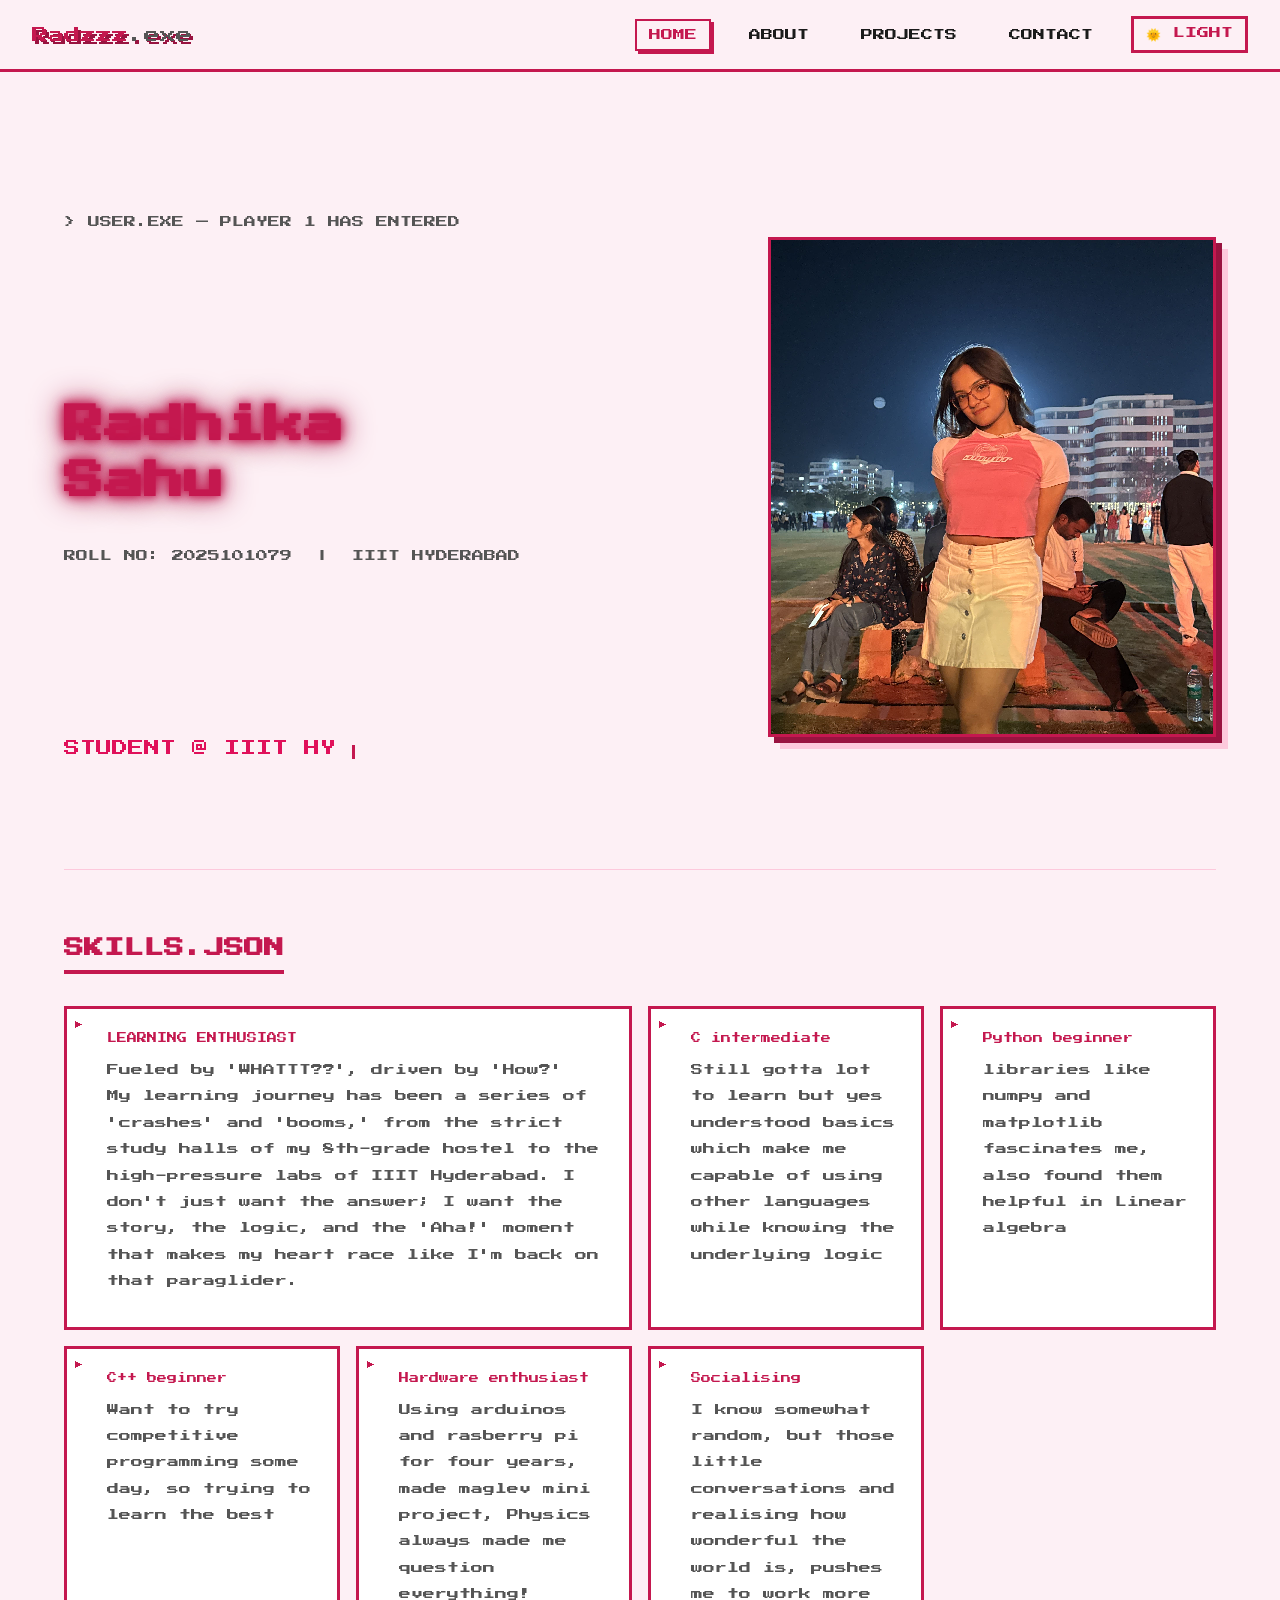
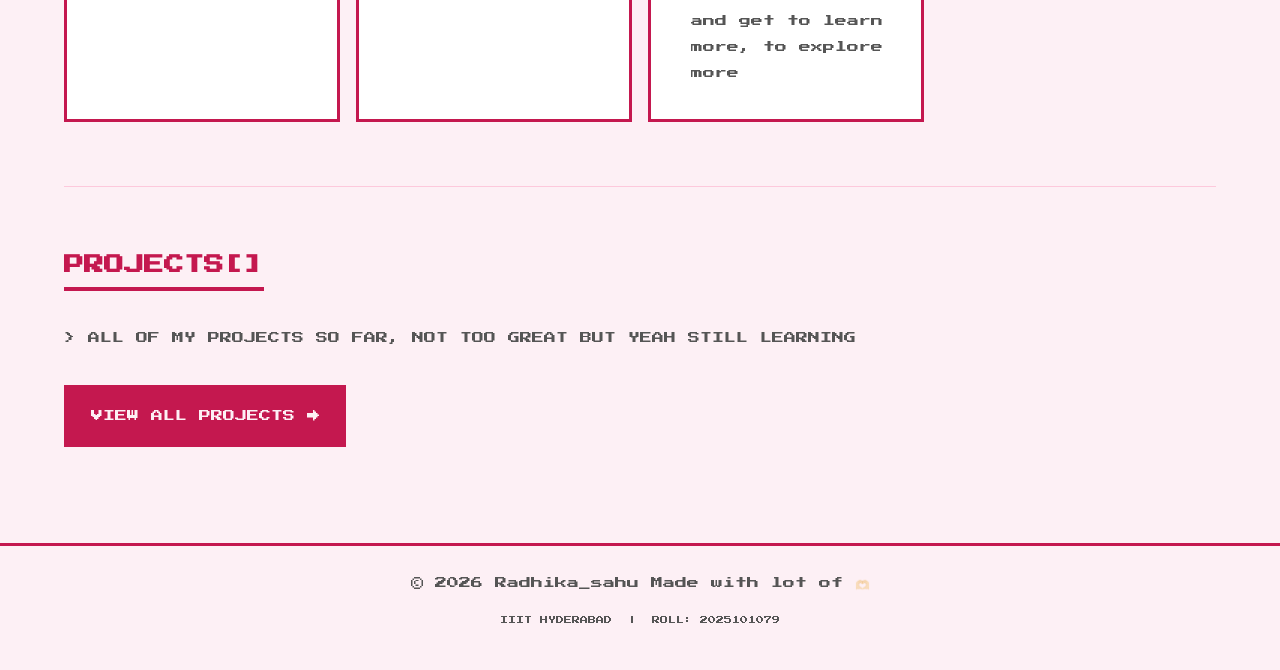
<file: portfolio/index.html>
<!DOCTYPE html>
<html lang="en" data-theme="dark" prefix="og: https://ogp.me/ns#">
<head>
  <meta charset="UTF-8">
  <meta name="viewport" content="width=device-width, initial-scale=1.0">
  <title>Radhika sahu—Portfolio</title>
  <meta name="description" content="Personal website of Radhika sahu, student at IIIT Hyderabad.">
  <meta property="og:title"      content="Radhika sahu— Portfolio">
  <meta property="og:description" content="Making a personal website for Radhika sahu">
  <meta property="og:type"        content="website">

  <!-- Preload the LCP image to start download immediately -->
  <link rel="preload" as="image" href="images/pfp.jpg" fetchpriority="high">

  <!-- Fonts -->
  <link rel="preconnect" href="https://fonts.googleapis.com">
  <link rel="preconnect" href="https://fonts.gstatic.com" crossorigin>
  <link href="https://fonts.googleapis.com/css2?family=Press+Start+2P&display=swap" rel="stylesheet">

  <link rel="stylesheet" href="css/style.css">
  <link rel="stylesheet" href="css/animations.css">
</head>
<body>

  <!-- Skip link for keyboard users -->
  <a class="skip-link" href="#main">Skip to main content</a>

  <!-- Main navigation -->
  <nav class="nav" aria-label="Main navigation">

    <a href="index.html" class="nav__logo">
     Radzzz<span class="text-muted">.exe</span>
    </a>

    <ul class="nav__links">
      <li><a href="index.html"    class="nav__link active" aria-current="page">HOME</a></li>
      <li><a href="about.html"    class="nav__link">ABOUT</a></li>
      <li><a href="projects.html" class="nav__link">PROJECTS</a></li>
      <li><a href="contact.html"  class="nav__link">CONTACT</a></li>
      <li>
        <button
          class="theme-toggle"
          id="theme-toggle"
          aria-label="Switch to light theme"
          aria-pressed="false"
        >
          🌙 DARK
        </button>
      </li>
    </ul>

  </nav>

  <main id="main" class="page-wrapper">
    <section class="hero" aria-label="Introduction">

      <div class="hero__greeting">
        <p style="font-size: var(--text-xs); color: var(--color-text-muted);">
          &gt; USER.EXE — PLAYER 1 HAS ENTERED
        </p>
      </div>

      <div class="hero__name">
        <h1>
          <span class="hero-name-text glow">
            Radhika<br>Sahu
          </span>
        </h1>

        <p class="text-muted mt-8" style="font-size: var(--text-xs); line-height: 2.5;">
          ROLL NO: 2025101079 &nbsp;|&nbsp; IIIT HYDERABAD
        </p>
      </div>
      <div class="hero__typed" aria-live="polite" aria-atomic="true">
        <span class="typed-wrapper">
          <span class="typed-text" id="typed-target"></span>
          <span class="typed-cursor" aria-hidden="true"></span>
        </span>
        <div
          id="typed-strings"
          aria-hidden="true"
          style="display: none;"
          data-strings='[
            "STUDENT @ IIIT HYDERABAD","CPU: 99.83% logic, 0.17% WHATTT??","GHUNGROOS GROUNDING THE SYSTEM LOAD","ADRENALINE FUELED, LOGIC DRIVEN"]'
        ></div>
      </div>

      <!-- Hero image -->
      <div class="hero__pixel-art">
          <img
          src="images/pfp.jpg"
          alt="Photo of Radhika"
          class="pixel-avatar scanlines"
          width="500"
          height="500"
          fetchpriority="high"
          decoding="sync"
        >
        </div>
    </section>

    <section class="section reveal" aria-labelledby="skills-heading">
      <h2 class="section__title" id="skills-heading">SKILLS.JSON</h2>

      <ul class="skills-grid" aria-label="Skills list">

        <li class="skill-card skill-card--featured">
          <p class="skill-card__name" role="heading" aria-level="3">
            LEARNING ENTHUSIAST
          </p>
          <p class="skill-card__level">
            Fueled by 'WHATTT??', driven by 'How?' <br> My learning journey has been a series of 'crashes' and 'booms,'
             from the strict study halls of my 8th-grade hostel to the high-pressure labs of IIIT Hyderabad. I don't 
             just want the answer; I want the story, the logic, and the 'Aha!' moment that makes my heart race like 
             I'm back on that paraglider.
          </p>
        </li>

        <li class="skill-card">
          <p class="skill-card__name" role="heading" aria-level="3">C intermediate</p>
          <p class="skill-card__level">Still gotta lot to learn but yes understood basics which make me capable of using other languages while knowing the underlying logic</p>
        </li>

        <li class="skill-card">
          <p class="skill-card__name" role="heading" aria-level="3">Python beginner</p>
          <p class="skill-card__level">libraries like numpy and matplotlib fascinates me, also found them helpful in Linear algebra</p>
        </li>

        <li class="skill-card">
          <p class="skill-card__name" role="heading" aria-level="3">C++ beginner</p>
          <p class="skill-card__level">Want to try competitive programming some day, so trying to learn the best</p>
        </li>

        <li class="skill-card">
          <p class="skill-card__name" role="heading" aria-level="3">Hardware enthusiast</p>
          <p class="skill-card__level">Using arduinos and rasberry pi for four years, made maglev mini project, Physics always made me question everything!</p>
        </li>

        <li class="skill-card">
          <p class="skill-card__name" role="heading" aria-level="3">Socialising </p>
          <p class="skill-card__level">I know somewhat random, but those little conversations and realising how wonderful the world is, 
            pushes me to work more and get to learn more, to explore more </p>
        </li>

      </ul>
    </section>

    <!-- Projects section -->
    <section class="section reveal" aria-labelledby="projects-cta-heading">
      <h2 class="section__title" id="projects-cta-heading">PROJECTS[]</h2>

      <p class="text-muted mb-8" style="font-size: var(--text-xs); line-height: 2.5;">
        &gt; ALL OF MY PROJECTS SO FAR, NOT TOO GREAT BUT YEAH STILL LEARNING
      </p>

      <a href="projects.html" class="btn pulse">
        VIEW ALL PROJECTS →
      </a>
    </section>

  </main>

  <!-- Footer -->
  <footer class="footer">
    <p>© 2026 Radhika_sahu Made with lot of 🫶🏻</p>
    <p class="mt-4" style="font-size: 8px;">
      IIIT HYDERABAD &nbsp;|&nbsp; ROLL: 2025101079
    </p>
  </footer>
  <script src="js/theme.js"  type="module"></script>
  <script src="js/typed.js"  type="module"></script>
  <script src="js/scroll.js" type="module"></script>

</body>
</html>
</file>
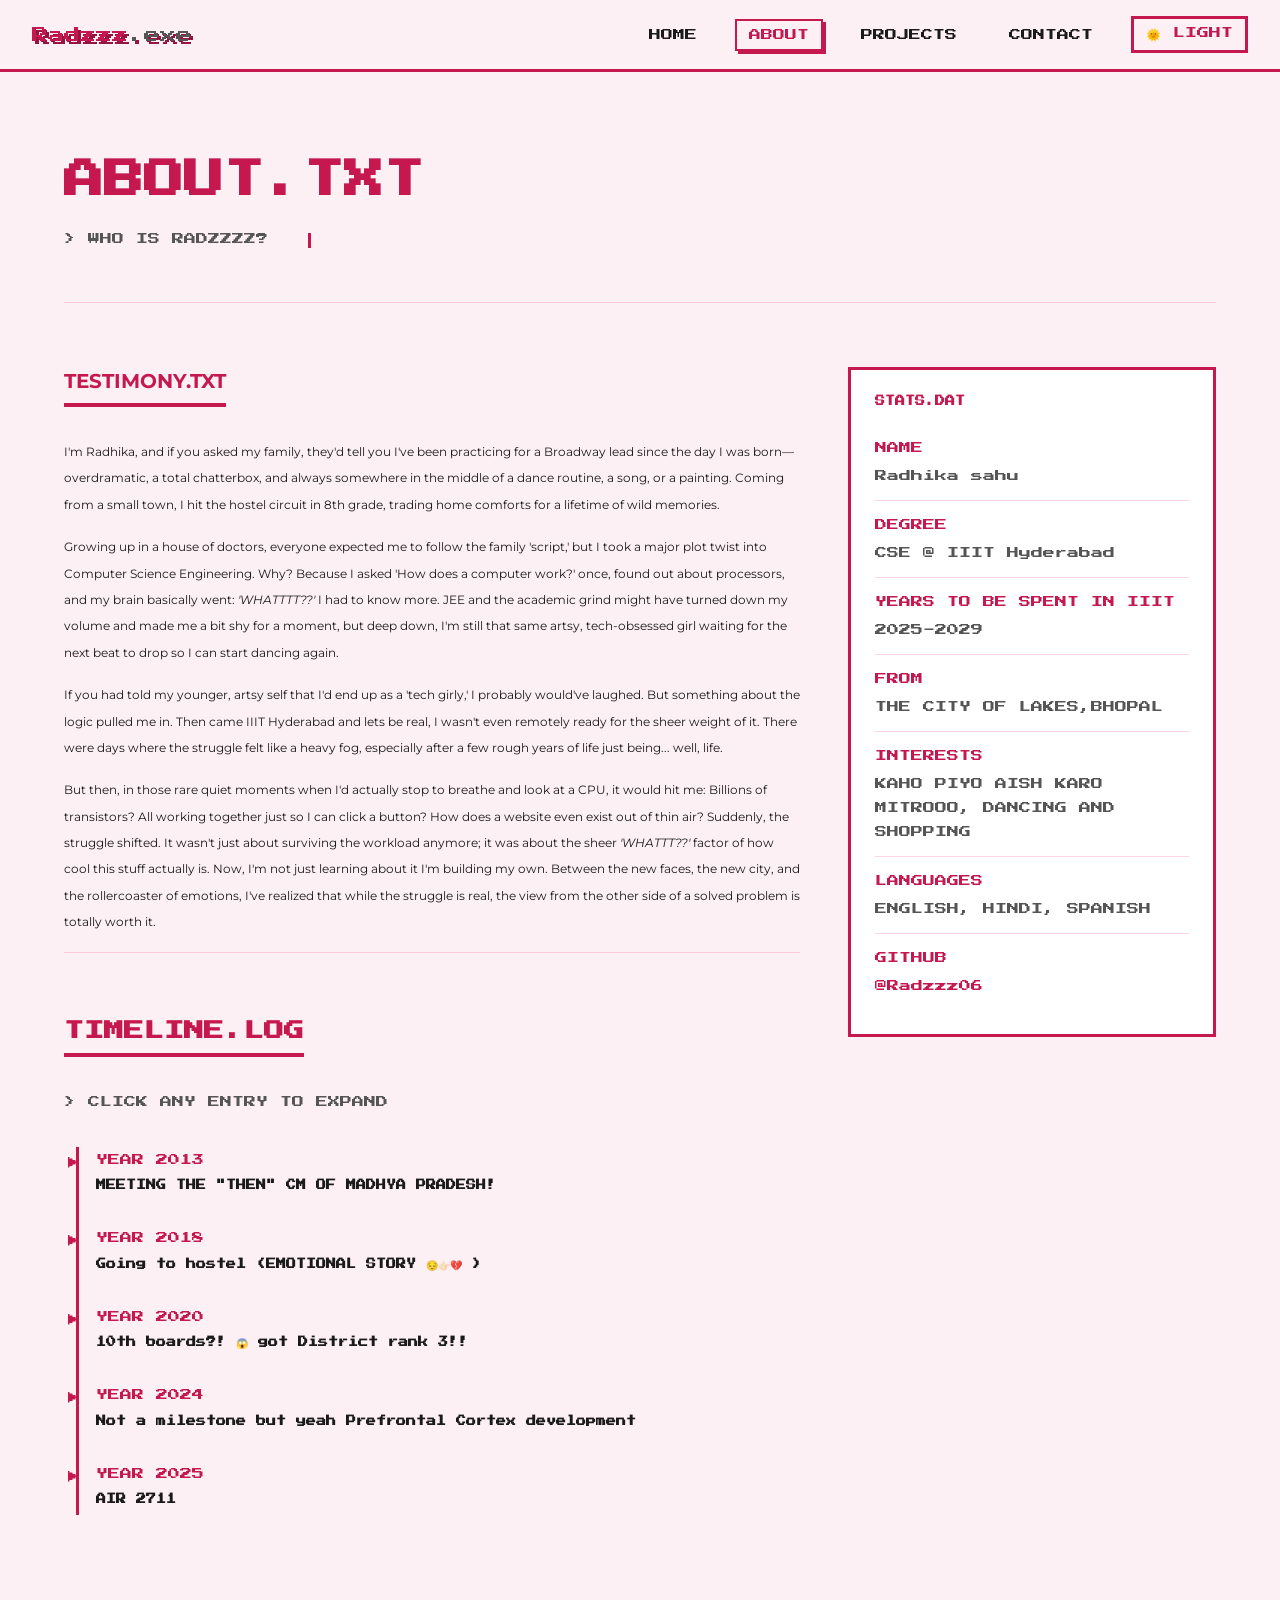
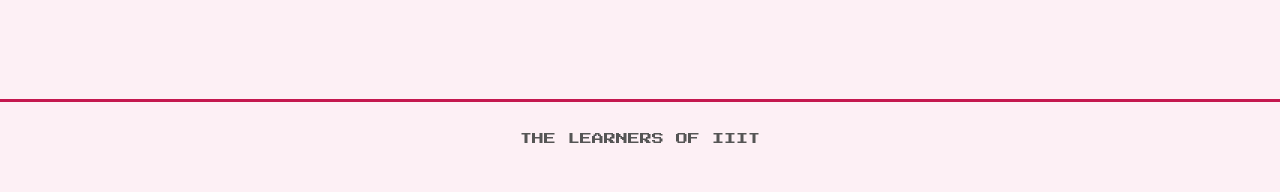
<file: portfolio/about.html>
<!DOCTYPE html>
<html lang="en" data-theme="dark">
<head>
  <meta charset="UTF-8">
  <meta name="viewport" content="width=device-width, initial-scale=1.0">
  <title>About—Radhika sahu</title>
  <meta name="description" content="About Radhika sahu">

  <link rel="preconnect" href="https://fonts.googleapis.com">
  <link rel="preconnect" href="https://fonts.gstatic.com" crossorigin>
  <link href="https://fonts.googleapis.com/css2?family=Press+Start+2P&display=swap" rel="stylesheet">
  <link href="https://fonts.googleapis.com/css2?family=Montserrat:wght@400;500;600;700&display=swap" rel="stylesheet">
  <link rel="stylesheet" href="css/style.css">
  <link rel="stylesheet" href="css/animations.css">
</head>
<body>

  <a class="skip-link" href="#main">Skip to main content</a>

  <!-- Main navigation -->
  <nav class="nav" aria-label="Main navigation">
    <a href="index.html" class="nav__logo">
      Radzzz<span class="text-muted">.exe</span>
    </a>

    <ul class="nav__links">
      <li><a href="index.html"    class="nav__link">HOME</a></li>
      <li><a href="about.html"    class="nav__link active" aria-current="page">ABOUT</a></li>
      <li><a href="projects.html" class="nav__link">PROJECTS</a></li>
      <li><a href="contact.html"  class="nav__link">CONTACT</a></li>
      <li>
        <button
          class="theme-toggle"
          id="theme-toggle"
          aria-label="Switch to light theme"
          aria-pressed="false"
        >🌙 DARK</button>
      </li>
    </ul>
  </nav>

  <main id="main" class="page-wrapper">

    <!-- Page header -->
    <header class="page-header">
      <h1>ABOUT.TXT</h1>
      <p class="page-header__subtitle">
        &gt; WHO IS RADZZZZ? &nbsp; <span class="typed-cursor" aria-hidden="true"></span>
      </p>
    </header>

    <!-- About layout: statement + quick facts -->
    <section class="about-grid section" aria-label="Personal information">

      <div>
        <article class="personal-statement reveal" aria-labelledby="statement-heading">
          <h2 class="section__title" id="statement-heading">TESTIMONY.TXT</h2>
          <p>
            I'm Radhika, and if you asked my family, they'd tell you I've been practicing for a 
            Broadway lead since the day I was born—overdramatic, a total chatterbox, and always somewhere in the middle 
            of a dance routine, a song, or a painting. Coming from a small town, I hit the hostel circuit in 8th grade, 
            trading home comforts for a lifetime of wild memories.
          </p>
          <p>
            Growing up in a house of doctors, everyone expected me to follow the family 'script,' but I took a major plot 
            twist into Computer Science Engineering. Why? Because I asked 'How does a computer work?' once, found out about 
            processors, and my brain basically went: <em>'WHATTTT??'</em> I had to know more. JEE and the academic grind might have turned 
            down my volume and made me a bit shy for a moment, but deep down, I'm still that same artsy, tech-obsessed girl waiting 
            for the next beat to drop so I can start dancing again.
          </p>
          <p>
            If you had told my younger, artsy self that I'd end up as a 'tech girly,' I probably would've laughed. But something about the logic pulled me in.
            Then came IIIT Hyderabad and lets be real, I wasn't even remotely ready for the sheer weight of it. There were days where the struggle felt like a heavy 
            fog, especially after a few rough years of life just being... well, life.
           
          </p>
          <p>
            But then, in those rare quiet moments when I'd actually stop to breathe and look at a CPU, it would hit me: Billions of transistors? All working together 
            just so I can click a button? How does a website even exist out of thin air? Suddenly, the struggle shifted. It wasn't just about surviving the workload anymore; 
            it was about the sheer <em>'WHATTT??'</em> factor of how cool this stuff actually is. Now, I'm not just learning about it I'm building my own. Between the new faces, the new city, 
            and the rollercoaster of emotions, I've realized that while the struggle is real, the view from the other side of a solved problem is totally worth it.
          </p>
        </article>
        <!-- Interactive timeline -->
        <section class="section reveal" aria-labelledby="timeline-heading">
          <h2 class="section__title" id="timeline-heading">TIMELINE.LOG</h2>
          <p class="text-muted mb-8" style="font-size: var(--text-xs);">
            &gt; CLICK ANY ENTRY TO EXPAND
          </p>

          <ul
            class="timeline"
            id="timeline"
            aria-label="Life milestones timeline"
          >
            <li class="timeline__item">
              <div class="timeline__header" role="button" tabindex="0" aria-expanded="false">
                <p class="timeline__year">
                  YEAR 2013
                </p>
                <h3 class="timeline__title">
                  MEETING THE "THEN" CM OF MADHYA PRADESH!
                </h3>
              </div>
              <div class="timeline__detail">
              Maa-Papa mistakenly filled form for summer camp and I never loooked back.
              There's something about the rush of paragliding or the steady rhythm of horse 
              riding that just clicked with me. By the time I was seven, I wasn't just 'participating'; 
              I was basically living out an action movie. I remember the surreal feeling of seeing my 
              own face in the newspaper, a tiny kid tagged as an 'adventurer' for tackling rappelling 
              and shooting before I even hit double digits. It even led to a 'pinch-me' moment where I 
              got to meet the CM, Mr. Shivraj Singh Chouhan. Looking back, that little girl wasn't afraid 
              of the heights or the speed because she was too busy being astonished by the world.
              </div>
            </li>

            <li class="timeline__item">
              <div class="timeline__header" role="button" tabindex="0" aria-expanded="false">
                <p class="timeline__year">
                  YEAR 2018
                </p>
                <h3 class="timeline__title">
                   Going to hostel (EMOTIONAL STORY 😔👉🏻💔 )
                </h3>
              </div>
              <div class="timeline__detail">
                I left home as the pampered kid—the one who had everything handled for her—and landed straight into the 8th-grade hostel life.
                It was a HORRIBLE. My school didn't just 'suggest' studying; they made it a lifestyle. But looking back, that's how I found my magic people.
                I remember the dusty volleyball court where we'd scream our lungs out. I remember the late-night masti and the fits of laughter that made the
                strict rules a little more bearable. It wasn't always easy—there were plenty of 'What have I done?' moments, but I learned how to stand on my own.
              </div>
            </li>

            <li class="timeline__item">
              <div class="timeline__header" role="button" tabindex="0" aria-expanded="false">
                <p class="timeline__year">
                  YEAR 2020
                </p>
                <h3 class="timeline__title">
                  10th boards?! 😱 got District rank 3!!
                </h3>
              </div>
              <div class="timeline__detail">
                As mentioned above, being a part of very strcit regime,We were bound to study <b>A LOT</b> for 10th boards,
                cause as told by our teacher it was <em>MOST IMPORTANT</em> exam of our life, so studied and landed to DISTRICT RANK 3.
                Worth it? Yeaahhhh, The happiness on my parent's face was beyond my wildest dream! 
              </div>
            </li>

            <li class="timeline__item">
              <div class="timeline__header" role="button" tabindex="0" aria-expanded="false">
                <p class="timeline__year">
                  YEAR 2024  
                </p>
                <h3 class="timeline__title">Not a milestone but yeah Prefrontal Cortex development</h3>
              </div>
              <div class="timeline__detail">
                For years, I was the girl who did everything—the sports, the grades, the adventures. But by the time I hit 11th grade, the engine just... stalled.
                I was burnt out. The JEE pressure wasn't a mountain I could rappel down; it felt like a weight I had to carry, and for the first time in my life, 
                my natural 'overdramatic' spark went dim.
                Scoring a 95 percentile and missing the Advanced cutoff felt like a total crash. While my friends were celebrating and posting their wins, I was stuck 
                in a quiet room. I felt like a version of myself I didn't recognize. But that 'useless' feeling? It was actually the system rebooting. I had to sit in 
                that silence to realize that my worth wasn't a percentile. It was the moment I decided to stop wondering 'what I had become' and started figuring out 
                'who I wanted to be next.' It was time for a hard restart.
              </div>
            </li>

            <li class="timeline__item">
              <div class="timeline__header" role="button" tabindex="0" aria-expanded="false">
                <p class="timeline__year">YEAR 2025</p>
                <h3 class="timeline__title">AIR 2711</h3>
              </div>
              <div class="timeline__detail">
              The drop year was a literal forge. I went from feeling useless to standing in the middle of a 'soul-burning' coaching center, pushing myself until I hit a 
              99.83 percentile and AIR 2711. While I should have been focusing on JEE Advanced, I was fighting just to breathe. I had to undergo surgeries that took my 
              focus away from the exam and put it entirely on survival.Fumbling Advanced felt like a second heartbreak, a deep sense of lostlessness. But then, my dad 
              suggested one last 'What if?'—the IIIT Hyderabad form.  BOOM!!  The selection happened. Landing at IIIT-H was like being dropped into the deep end of the 
              ocean. Semester 1 was a rough blur of catching up and finding my footing but slowly, the 'How does it work?' girl is coming back. I'm learning the rhythm 
              of this place, one transistor and one line of code at a time.
              </div>
            </li>
          </ul>
        </section>

      </div>

      <aside aria-label="Quick facts about me">
        <div class="quick-facts reveal">
          <h2 class="quick-facts__title">STATS.DAT</h2>

          <div class="quick-facts__item">
            <span class="quick-facts__label">NAME</span>
            <span class="quick-facts__value">Radhika sahu</span>
          </div>

          <div class="quick-facts__item">
            <span class="quick-facts__label">DEGREE</span>
            <span class="quick-facts__value">CSE @ IIIT Hyderabad</span>
          </div>

          <div class="quick-facts__item">
            <span class="quick-facts__label">YEARS TO BE SPENT IN IIIT</span>
            <span class="quick-facts__value">2025-2029</span>
          </div>

          <div class="quick-facts__item">
            <span class="quick-facts__label">FROM</span>
            <span class="quick-facts__value">THE CITY OF LAKES,BHOPAL</span>
          </div>

          <div class="quick-facts__item">
            <span class="quick-facts__label">INTERESTS</span>
            <span class="quick-facts__value">KAHO PIYO AISH KARO MITROOO, DANCING AND SHOPPING</span>
          </div>

          <div class="quick-facts__item">
            <span class="quick-facts__label">LANGUAGES</span>
            <span class="quick-facts__value">ENGLISH, HINDI, SPANISH</span>
          </div>

          <div class="quick-facts__item">
            <span class="quick-facts__label">GITHUB</span>
            <span class="quick-facts__value">
              <a href="https://github.com/Radzzz06" target="_blank" rel="noopener">
                @Radzzz06
              </a>
            </span>
          </div>

        </div>
      </aside>

    </section>

  </main>

  <footer class="footer">
    <p> THE LEARNERS OF IIIT </p>
  </footer>

  <script src="js/theme.js"    type="module"></script>
  <script src="js/timeline.js" type="module"></script>
  <script src="js/scroll.js"   type="module"></script>

</body>
</html>
</file>
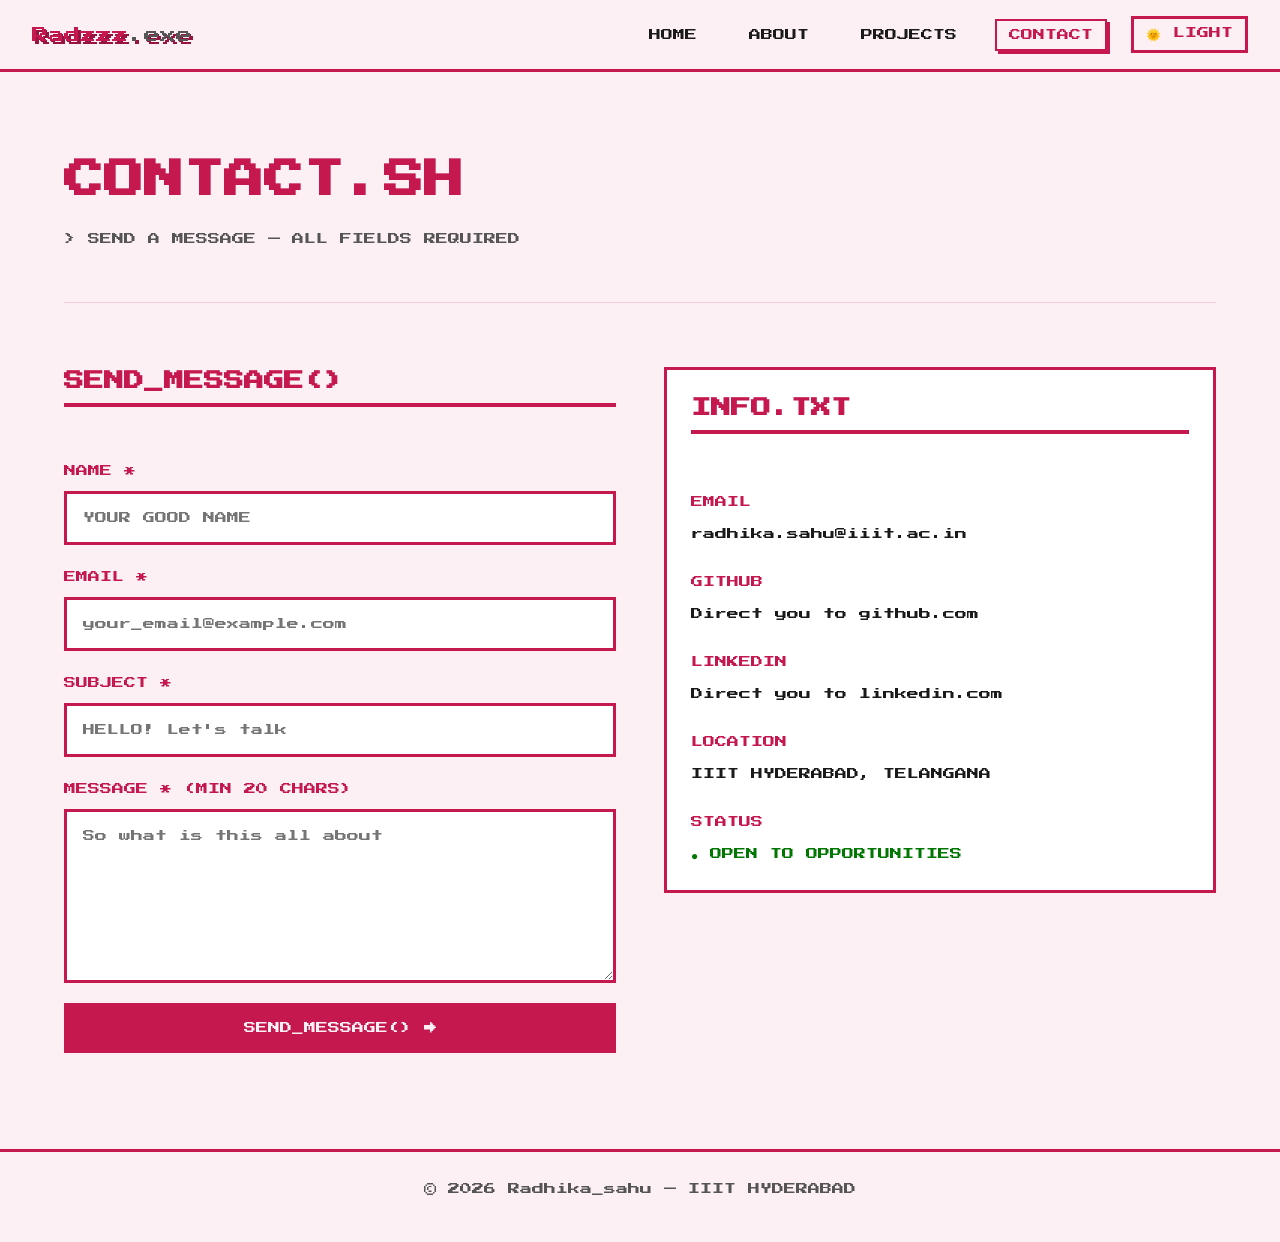
<file: portfolio/contact.html>
<!DOCTYPE html>
<html lang="en" data-theme="dark">
<head>
  <meta charset="UTF-8">
  <meta name="viewport" content="width=device-width, initial-scale=1.0">
  <title>Contact — Radhika sahu</title>
  <meta name="description" content="The page to share contact information">

  <link rel="preconnect" href="https://fonts.googleapis.com">
  <link rel="preconnect" href="https://fonts.gstatic.com" crossorigin>
  <link href="https://fonts.googleapis.com/css2?family=Press+Start+2P&display=swap" rel="stylesheet">

  <link rel="stylesheet" href="css/style.css">
  <link rel="stylesheet" href="css/animations.css">
</head>
<body>

  <a class="skip-link" href="#main">Skip to main content</a>

  <!-- Main navigation -->
  <nav class="nav" aria-label="Main navigation">
    <a href="index.html" class="nav__logo" aria-label="Home">
      Radzzz<span class="text-muted">.exe</span>
    </a>

    <ul class="nav__links">
      <li><a href="index.html"    class="nav__link">HOME</a></li>
      <li><a href="about.html"    class="nav__link">ABOUT</a></li>
      <li><a href="projects.html" class="nav__link">PROJECTS</a></li>
      <li><a href="contact.html"  class="nav__link active" aria-current="page">CONTACT</a></li>
      <li>
        <button
          class="theme-toggle"
          id="theme-toggle"
          aria-label="Switch to light theme"
          aria-pressed="false"
        >🌙 DARK</button>
      </li>
    </ul>
  </nav>

  <main id="main" class="page-wrapper">

    <header class="page-header">
      <h1>CONTACT.SH</h1>
      <p class="page-header__subtitle">
        &gt; SEND A MESSAGE — ALL FIELDS REQUIRED
      </p>
    </header>

    <section class="contact-layout section reveal" aria-label="Contact section">

      <div>
        <form
          aria-label="Contact form"
          id="contact-form"
          class="contact-form"
          onsubmit="return false;"
        >
          <h2 class="section__title">SEND_MESSAGE()</h2>

          <!-- NAME FIELD -->
          <div class="form-field">
            <label for="field-name">NAME *</label>
            <input
              type="text"
              id="field-name"
              name="name"
              placeholder="YOUR GOOD NAME"
              autocomplete="name"
              aria-required="true"
              aria-describedby="error-name"
            >
            <span
              class="field-error"
              id="error-name"
              role="alert"
              aria-live="polite"
            >
              &gt; ERROR: NAME CANNOT BE EMPTY
            </span>
          </div>

          <!-- EMAIL FIELD -->
          <div class="form-field">
            <label for="field-email">EMAIL *</label>
            <input
              type="email"
              id="field-email"
              name="email"
              placeholder="your_email@example.com"
              autocomplete="email"
              aria-required="true"
              aria-describedby="error-email"
            >
            <span
              class="field-error"
              id="error-email"
              role="alert"
              aria-live="polite"
            >
              &gt; ERROR: ENTER A VALID EMAIL ADDRESS
            </span>
          </div>

          <!-- SUBJECT FIELD -->
          <div class="form-field">
            <label for="field-subject">SUBJECT *</label>
            <input
              type="text"
              id="field-subject"
              name="subject"
              placeholder="HELLO! Let's talk"
              aria-required="true"
              aria-describedby="error-subject"
            >
            <span
              class="field-error"
              id="error-subject"
              role="alert"
              aria-live="polite"
            >
              &gt; ERROR: SUBJECT CANNOT BE EMPTY
            </span>
          </div>

          <!-- MESSAGE FIELD -->
          <div class="form-field">
            <label for="field-message">MESSAGE * (MIN 20 CHARS)</label>
            <textarea
              id="field-message"
              name="message"
              rows="6"
              placeholder="So what is this all about"
              aria-required="true"
              aria-describedby="error-message"
            ></textarea>
            <span
              class="field-error"
              id="error-message"
              role="alert"
              aria-live="polite"
            >
              &gt; ERROR: MESSAGE MUST BE AT LEAST 20 CHARACTERS
            </span>
          </div>

          <!-- SUBMIT -->
          <button
            type="submit"
            class="btn"
            id="submit-btn"
            aria-label="Submit contact form"
          >
            SEND_MESSAGE() →
          </button>

        </form>

        <!-- Confirmation shown after successful validation -->
        <div
          class="form-confirmation"
          id="form-confirmation"
          role="status"
          aria-live="polite"
          aria-label="Form submitted successfully"
        >
          <p style="font-size: var(--text-xl); color: var(--color-success);">Yay!</p>
          <p>MESSAGE_SENT.EXE</p>
          <p style="color: var(--color-text-muted); font-size: var(--text-xs);">
            THANKS FOR REACHING OUT! I'LL GET BACK TO YOU SOON.
          </p>
          <button
            type="button"
            class="btn btn--outline"
            id="reset-btn"
            style="margin-top: var(--space-4);"
          >
            SEND ANOTHER →
          </button>
        </div>

      </div>

      <aside aria-label="Contact information">
        <div class="contact-info reveal">
          <h2 class="section__title">INFO.TXT</h2>

          <div class="contact-info__item">
            <span class="contact-info__label">EMAIL</span>
            <a class="contact-info__value" href="mailto:radhika.sahu@iiit.ac.in">
            radhika.sahu@iiit.ac.in
            </a>
          </div>

          <div class="contact-info__item">
            <span class="contact-info__label">GITHUB</span>

            <a
              class="contact-info__value"
              href="https://github.com/Radzzz06"
              target="_blank"
              rel="noopener noreferrer"
              aria-label="GitHub profile (opens in new tab)"
            >
              Direct you to github.com
            </a>
          </div>

          <div class="contact-info__item">
            <span class="contact-info__label">LINKEDIN</span>
            <a
              class="contact-info__value"
              href="https://www.linkedin.com/in/radhika-sahu-226a9b36b/"
              target="_blank"
              rel="noopener noreferrer"
              aria-label="LinkedIn profile (opens in new tab)"
            >
              Direct you to linkedin.com
            </a>
          </div>

          <div class="contact-info__item">
            <span class="contact-info__label">LOCATION</span>
            <span class="contact-info__value">IIIT HYDERABAD, TELANGANA</span>
          </div>

          <div class="contact-info__item">
            <span class="contact-info__label">STATUS</span>
            <span class="contact-info__value text-success">
              ● OPEN TO OPPORTUNITIES
            </span>
          </div>

        </div>
      </aside>

    </section>

  </main>

  <footer class="footer">
    <p>© 2026 Radhika_sahu — IIIT HYDERABAD</p>
  </footer>

  <script src="js/theme.js" type="module"></script>
  <script src="js/contact.js" type="module"></script>
  <script src="js/scroll.js" type="module"></script>

</body>
</html>
</file>
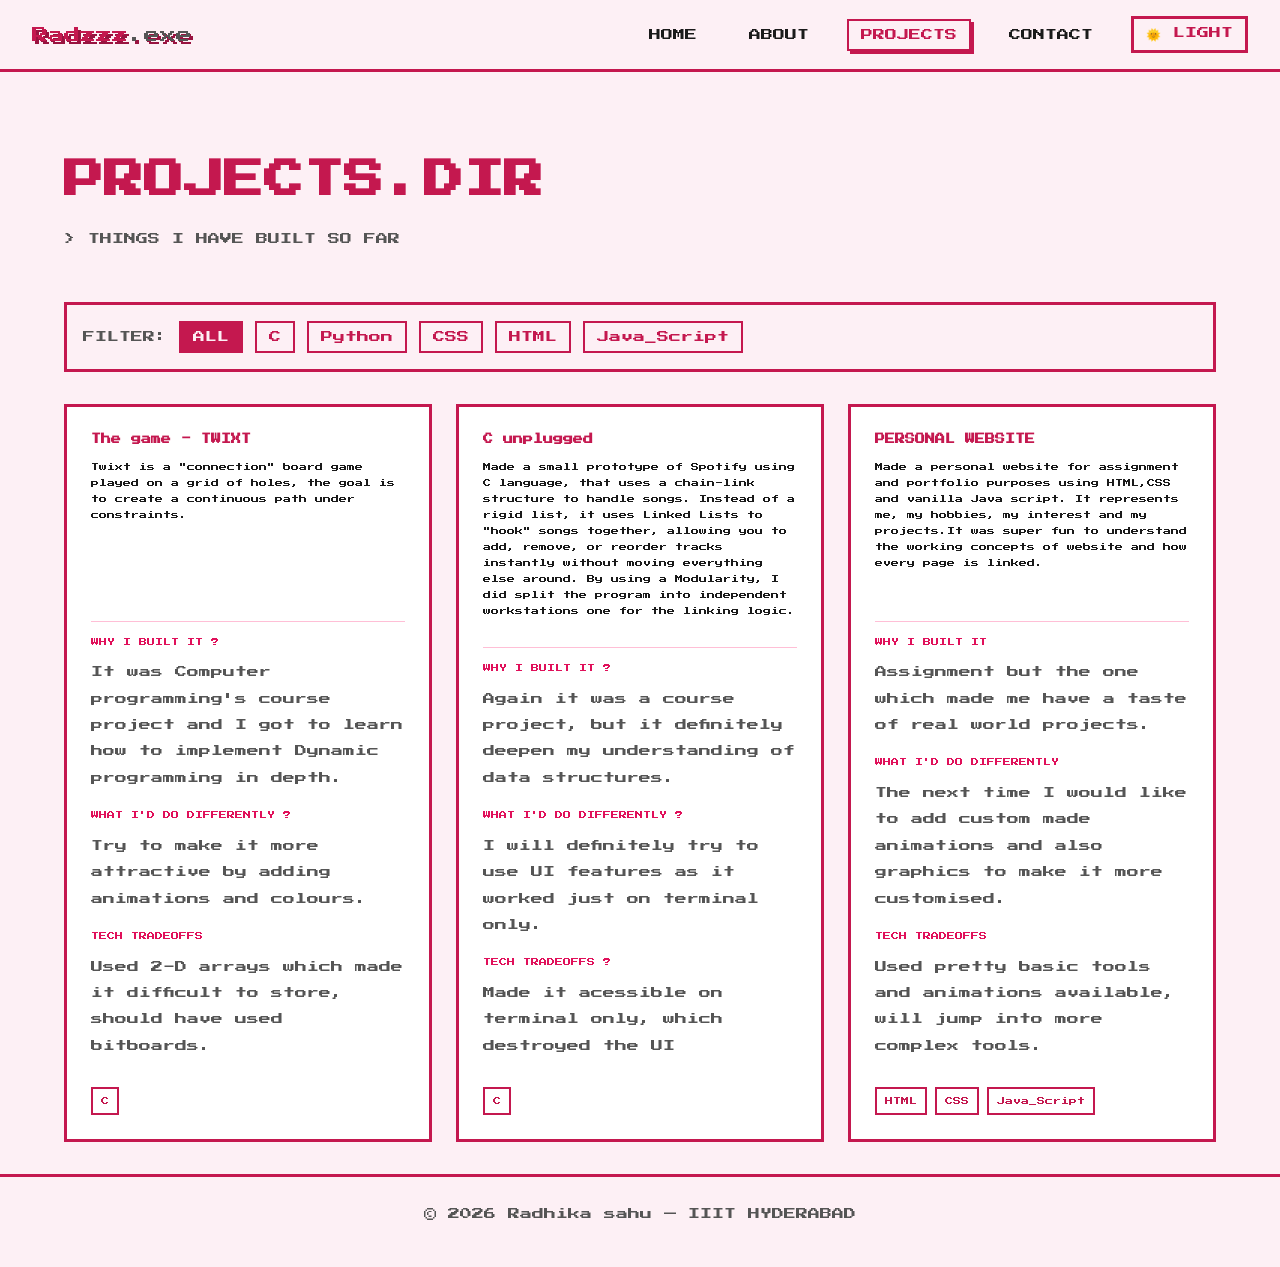
<file: portfolio/projects.html>
<!DOCTYPE html>
<html lang="en" data-theme="dark">
<head>
  <meta charset="UTF-8">
  <meta name="viewport" content="width=device-width, initial-scale=1.0">
  <title>Projects — Radhika sahu</title>
  <meta name="description" content=" Projects by Radhika sahu — list of work and experiments.">

  <link rel="preconnect" href="https://fonts.googleapis.com">
  <link rel="preconnect" href="https://fonts.gstatic.com" crossorigin>
  <link href="https://fonts.googleapis.com/css2?family=Press+Start+2P&display=swap" rel="stylesheet">

  <link rel="stylesheet" href="css/style.css">
  <link rel="stylesheet" href="css/animations.css">
</head>
<body>

  <a class="skip-link" href="#main">Skip to main content</a>

  <!-- Main navigation -->
  <nav class="nav" aria-label="Main navigation">
    <a href="index.html" class="nav__logo">
      Radzzz<span class="text-muted">.exe</span>
    </a>

    <ul class="nav__links">
      <li><a href="index.html"    class="nav__link">HOME</a></li>
      <li><a href="about.html"    class="nav__link">ABOUT</a></li>
      <li><a href="projects.html" class="nav__link active" aria-current="page">PROJECTS</a></li>
      <li><a href="contact.html"  class="nav__link">CONTACT</a></li>
      <li>
        <button
          class="theme-toggle"
          id="theme-toggle"
          aria-label="Switch to light theme"
          aria-pressed="false"
        >🌙 DARK</button>
      </li>
    </ul>
  </nav>

  <main id="main" class="page-wrapper">

    <header class="page-header">
      <h1>PROJECTS.DIR</h1>
      <p class="page-header__subtitle">
        &gt; THINGS I HAVE BUILT SO FAR
      </p>
    </header>

    <section
      class="filter-bar"
      aria-label="Filter projects by technology"
      id="filter-bar"
    >
      <span class="filter-bar__label" id="filter-label">FILTER:</span>

      <button
        class="filter-btn active"
        data-tag="all"
        aria-pressed="true"
        aria-describedby="filter-label"
      >ALL</button>

      <button class="filter-btn" data-tag="C" aria-pressed="false">C</button>
      <button class="filter-btn" data-tag="Python" aria-pressed="false">Python</button>
      <button class="filter-btn" data-tag="CSS" aria-pressed="false">CSS</button>
      <button class="filter-btn" data-tag="HTML" aria-pressed="false">HTML</button>
      <button class="filter-btn" data-tag="Java_Script" aria-pressed="false">Java_Script</button>
    </section>

    <section aria-labelledby="projects-list-heading">
      <h2 class="visually-hidden" id="projects-list-heading">Projects list</h2>

      <ul class="projects-grid" id="projects-grid">

        <!-- Project 1 -->
        <li
          class="project-card reveal"
          data-tags="C"
        >
          <h3 class="project-card__title">
            The game - TWIXT
          </h3>
          <p class="project-card__desc">
            Twixt is a "connection" board game played on a grid of holes, the goal is to create a continuous path under constraints.
          </p>

          <div class="project-card__detail">
            <p style="color: var(--color-secondary); margin-bottom: var(--space-2); font-size: var(--text-xs);">
              WHY I BUILT IT ?
            </p>
            <p>
              It was Computer programming's course project and I got to learn how to implement Dynamic programming in depth.
            </p>

            <p style="color: var(--color-secondary); margin-bottom: var(--space-2); font-size: var(--text-xs); margin-top: var(--space-4);">
              WHAT I'D DO DIFFERENTLY ?
            </p>
            <p>
              Try to make it more attractive by adding animations and colours.
            </p>

            <p style="color: var(--color-secondary); margin-bottom: var(--space-2); font-size: var(--text-xs); margin-top: var(--space-4);">
              TECH TRADEOFFS
            </p>
            <p>
              Used 2-D arrays which made it difficult to store, should have used bitboards.
            </p>
          </div>

        <div class="project-card__tags">
          <span class="tag"> C </span>
          </div>
        </li>

        <!-- Project 2 -->
        <li
          class="project-card reveal"
          data-tags="C"
        >
          <h3 class="project-card__title">C unplugged</h3>

          <p class="project-card__desc">
            Made a small prototype of Spotify using C language, that uses a chain-link structure to handle songs.
            Instead of a rigid list, it uses Linked Lists to "hook" songs together, allowing you to add, remove, 
            or reorder tracks instantly without moving everything else around. By using a Modularity, I
            did split the program into independent workstations one for the linking logic.
          </p>

          <div class="project-card__detail">
            <p style="color: var(--color-secondary); margin-bottom: var(--space-2); font-size: var(--text-xs);">
              WHY I BUILT IT ?
            </p>
            <p>Again it was a course project, but it definitely deepen my understanding of data structures.</p>

            <p style="color: var(--color-secondary); margin-bottom: var(--space-2); font-size: var(--text-xs); margin-top: var(--space-4);">
              WHAT I'D DO DIFFERENTLY ?
            </p>
            <p>I will definitely try to use UI features as it worked just on terminal only.</p>

            <p style="color: var(--color-secondary); margin-bottom: var(--space-2); font-size: var(--text-xs); margin-top: var(--space-4);">
              TECH TRADEOFFS ?
            </p>
            <p>Made it acessible on terminal only, which destroyed the UI</p>
          </div>

          <div class="project-card__tags">
            <span class="tag">C</span>
          </div>
        </li>

        <!-- Project 3 -->
        <li
          class="project-card reveal"
          data-tags="HTML Java_Script CSS"
        >
          <h3 class="project-card__title">PERSONAL WEBSITE</h3>

          <p class="project-card__desc">
            Made a personal website for assignment and portfolio purposes using HTML,CSS and vanilla Java script. 
            It represents me, my hobbies, my interest and my projects.It was super fun to understand the working 
            concepts of website and how every page is linked.
          </p>

          <div class="project-card__detail">
            <p style="color: var(--color-secondary); margin-bottom: var(--space-2); font-size: var(--text-xs);">
              WHY I BUILT IT
            </p>
            <p>Assignment but the one which made me have a taste of real world projects.</p>

            <p style="color: var(--color-secondary); margin-bottom: var(--space-2); font-size: var(--text-xs); margin-top: var(--space-4);">
              WHAT I'D DO DIFFERENTLY
            </p>
            <p>The next time I would like to add custom made animations and also graphics to make it more customised.</p>

            <p style="color: var(--color-secondary); margin-bottom: var(--space-2); font-size: var(--text-xs); margin-top: var(--space-4);">
              TECH TRADEOFFS
            </p>
            <p>Used pretty basic tools and animations available, will jump into more complex tools.</p>
          </div>

          <div class="project-card__tags">
            <span class="tag">HTML</span>
            <span class="tag">CSS</span>
            <span class="tag">Java_Script</span>
          </div>
        </li>

      </ul>
    </section>

    <p
      id="no-results"
      style="display: none; color: var(--color-text-muted); font-size: var(--text-xs);
             text-align: center; padding: var(--space-12); line-height: 2.5;"
      role="status"
      aria-live="polite"
    >
      &gt; NO PROJECTS MATCH THAT FILTER. TRY ANOTHER TAG :p.
    </p>

  </main>

  <footer class="footer">
    <p>© 2026 Radhika sahu — IIIT HYDERABAD</p>
  </footer>

  <script src="js/theme.js"  type="module"></script>
  <script src="js/filter.js" type="module"></script>
  <script src="js/scroll.js" type="module"></script>

</body>
</html>
</file>
<file: portfolio/css/style.css>
:root {
  /* Dark theme tokens used across the site */
  --color-bg:          #0a0a0a;   /* main page background */
  --color-surface:     #111111;   /* cards, panels — slightly lighter */
  --color-surface-alt: #1a1a1a;   /* hover state for surfaces */
  --color-primary:     #ff2d78;   /* hot pink — main text colour */
  --color-primary-dim: #cc1f5e;   /* darker pink for shadows */
  --color-secondary:   #ff79b0;   /* lighter pink for subtitles */
  --color-text:        #f0f0f0;   /* main readable text (about.txt)*/
  --color-text-muted:  #888888;   /* de-emphasised text */
  --color-border:      #ff2d78;   /* borders */
  --color-error:       #ff4444;   /* form validation errors */
  --color-success:     #44ff88;   /* success states (contact)*/
  --color-warning:     #ffaa00;   /* warnings (contact)*/

  --text-xs:   0.75rem;   /* 12px — increased from 8px for better legibility */
  --text-sm:   0.625rem;  /* 10px — small body */
  --text-base: 0.75rem;   /* 12px — default body */
  --text-md:   0.875rem;  /* 14px — medium body */
  --text-lg:   1rem;      /* 16px — large body / small headings */
  --text-xl:   1.25rem;   /* 20px — section headings */
  --text-2xl:  1.5rem;    /* 24px — page headings */
  --text-3xl:  2rem;      /* 32px — hero subtitle */
  --text-4xl:  2.5rem;    /* 40px — hero title */

  --space-1:   4px;
  --space-2:   8px;
  --space-3:   12px;
  --space-4:   16px;
  --space-5:   20px;
  --space-6:   24px;
  --space-8:   32px;
  --space-10:  40px;
  --space-12:  48px;
  --space-16:  64px;
  --space-20:  80px;
  --space-24:  96px;

  --transition-fast:   150ms ease;
  --transition-base:   300ms ease;
  --transition-theme:  400ms ease;   
  --transition-slow:   600ms ease;

  /* for animation using colour with less opacity */
  --color-primary-alpha-20: rgba(255, 45, 120, 0.20);
  --color-primary-alpha-25: rgba(255, 45, 120, 0.25);
  --color-primary-alpha-30: rgba(255, 45, 120, 0.30);
  --color-black-alpha-15:   rgba(0, 0, 0, 0.15);
  /* Fully transparent */
  --color-transparent: transparent;
}
/* Light theme tokens */
[data-theme="light"] {
  /* Same semantic tokens, different values for light mode */
  --color-bg:          #fdf0f5;
  --color-surface:     #ffffff;
  --color-surface-alt: #ffe8f2;
  --color-primary:     #c4184f;   
  --color-primary-dim: #991340;
  --color-secondary:   #e0105a;
  --color-text:        #1a1a1a;
  --color-text-muted:  #555555;
  --color-border:      #c4184f;
  --color-error:       #cc0000;
  --color-success:     #007700;
  --color-warning:     #cc7700;
}
/* Global reset + smooth theme transitions */
*, *::before, *::after {
  box-sizing: border-box;
  margin: 0;
  padding: 0;
}

html {
  scroll-behavior: smooth;
  font-size: 16px;
}

body {
  background-color: var(--color-bg);
  color: var(--color-text);
  font-family: 'Press Start 2P', monospace;
  font-size: var(--text-base);
  line-height: 2;
  min-height: 100vh;
  overflow-x: hidden;  /* prevent horizontal scroll on mobile */
  /* Scoped theme transitions are much faster than universal ones */
  transition: background-color var(--transition-theme), color var(--transition-theme);
}

/* Target specific components that need theme-switching transitions */
.nav, .skill-card, .project-card, .btn, .theme-toggle, .form-field input, .form-field textarea, .timeline__item {
  transition: 
    background-color var(--transition-theme), 
    color var(--transition-theme), 
    border-color var(--transition-theme), 
    box-shadow var(--transition-theme);
}

/* Typography */

h1 { font-size: var(--text-4xl); color: var(--color-primary); line-height: 1.4; }
h2 { font-size: var(--text-2xl); color: var(--color-primary); line-height: 1.4; }
h3 { font-size: var(--text-xl);  color: var(--color-secondary); line-height: 1.6; }
h4 { font-size: var(--text-lg);  color: var(--color-secondary); }
p  { font-size: var(--text-base); line-height: 2.2; margin-bottom: var(--space-4); }

a {
  color: var(--color-primary);
  text-decoration: none;
  transition:
    color      200ms cubic-bezier(0.34, 1.56, 0.64, 1),
    text-shadow 200ms cubic-bezier(0.34, 1.56, 0.64, 1);
}

a:hover {
  color: var(--color-secondary);
  text-shadow: 0 0 10px var(--color-primary);
}

/* Navigation */
.nav {
  display: flex;
  justify-content: space-between;
  align-items: center;
  padding: var(--space-4) var(--space-8);
  border-bottom: 3px solid var(--color-primary);
  background-color: var(--color-bg);
  position: sticky;
  top: 0;
  z-index: 100;
}

.nav__logo {
  font-size: var(--text-lg);
  color: var(--color-primary);
  text-shadow: 3px 3px 0 var(--color-primary-dim);
}

.nav__links {
  display: flex;
  gap: var(--space-6);
  list-style: none;
  align-items: center;
}

.nav__link {
  font-size: var(--text-xs);
  color: var(--color-text);
  padding: var(--space-2) var(--space-3);
  border: 2px solid transparent;
  transition: border-color 200ms ease, color 200ms ease, box-shadow 200ms ease;
}

/* Active page + hover state */
.nav__link:hover,
.nav__link.active {
  color: var(--color-primary);
  border-color: var(--color-primary);
  box-shadow: 3px 3px 0 var(--color-primary);
}

.nav__link:focus-visible {
  /* Clear keyboard focus ring */
  outline: 3px solid var(--color-secondary);
  outline-offset: 2px;
}

/* Theme toggle */
.theme-toggle {
  background: transparent;
  border: 3px solid var(--color-primary);
  color: var(--color-primary);
  font-family: 'Press Start 2P', monospace;
  font-size: var(--text-xs);
  padding: var(--space-2) var(--space-3);
  cursor: pointer;
  /* Slight overshoot gives a clickable feel */
  transition:
    background-color 200ms cubic-bezier(0.34, 1.56, 0.64, 1),
    color            200ms cubic-bezier(0.34, 1.56, 0.64, 1),
    transform        200ms cubic-bezier(0.34, 1.56, 0.64, 1);
}

.theme-toggle:hover {
  background-color: var(--color-primary);
  color: var(--color-bg);
  transform: scale(1.05);
}

.theme-toggle:focus-visible {
  outline: 3px solid var(--color-secondary);
  outline-offset: 2px;
}

/* Main page container */
.page-wrapper {
  max-width: 1200px;
  margin: 0 auto;
  /* Side padding keeps content readable on small screens */
  padding: var(--space-8) var(--space-6);
}

/* Hero layout */
.hero {
  display: grid;
  /* Text column + image column */
  grid-template-columns: 3fr 2fr;
  grid-template-rows: auto auto auto;
  gap: var(--space-8);
  min-height: 85vh;
  align-items: center;
  padding: var(--space-12) 0;
}

/* Hero item placement */
.hero__greeting  { grid-column: 1; grid-row: 1; }
.hero__name      { grid-column: 1; grid-row: 2; }
.hero__typed     { grid-column: 1; grid-row: 3; }

.hero__pixel-art {
  grid-column: 2;
  /* Span full hero height next to text blocks */
  grid-row: 1 / 4;
  display: flex;
  align-items: center;
  justify-content: center;
}

/* Hero image */
.pixel-avatar {
  width: 500px;
  height: 500px;
  max-width: 100%;
  border: 3px solid var(--color-primary);
  box-shadow:
    6px  6px  0 var(--color-primary-dim),
    12px 12px 0 var(--color-primary-alpha-20);
  /* Keeps image sharp with this retro style */
  image-rendering: pixelated;
  object-fit: cover;
}

/* Placeholder if image is missing */
.pixel-avatar-placeholder {
  width: 200px;
  height: 200px;
  border: 3px solid var(--color-primary);
  background: repeating-linear-gradient(
    45deg,
    var(--color-surface)     0px,
    var(--color-surface)     4px,
    var(--color-bg)    4px,
    var(--color-bg)    8px
  );
  display: flex;
  align-items: center;
  justify-content: center;
  font-size: var(--text-xs);
  color: var(--color-text-muted);
  text-align: center;
  line-height: 2.5;
  box-shadow: 6px 6px 0 var(--color-primary-dim);
}

/* Typed text */
.typed-wrapper {
  display: inline-block;
}

.typed-text {
  color: var(--color-secondary);
  font-size: var(--text-lg);
}

/* Blinking cursor */
.typed-cursor {
  display: inline-block;
  width: 3px;
  height: 1.2em;
  background-color: var(--color-primary);
  margin-left: 4px;
  vertical-align: middle;
  /* step-end gives a hard on/off blink (terminal-like) */
  animation: blink 700ms step-end infinite;
}

/* Generic section spacing */
.section {
  padding: var(--space-16) 0;
  border-top: 1px solid var(--color-primary-alpha-20);
}

.section__title {
  font-size: var(--text-xl);
  color: var(--color-primary);
  margin-bottom: var(--space-8);
  display: inline-block;
  position: relative;
}

/* Underline for section headings */
.section__title::after {
  content: '';
  display: block;
  height: 4px;
  background-color: var(--color-primary);
  margin-top: var(--space-2);
  width: 100%;
}

/* Skill grid*/
.skills-grid {
  display: grid;
  grid-template-columns: repeat(4, 1fr);
  gap: var(--space-4);
}

.skill-card--featured {
  grid-column: span 2;
}

.skill-card {
  background-color: var(--color-surface);
  border: 3px solid var(--color-primary);
  padding: var(--space-4) var(--space-5);
  font-size: var(--text-xs);
  color: var(--color-text);
  position: relative;
  overflow: hidden;
  cursor: default;
}

/* Pixel marker */
.skill-card::before {
  content: '▶';
  position: absolute;
  top: var(--space-2);
  left: var(--space-2);
  color: var(--color-primary);
  font-size: 8px;
}

/* Card hover lift */
.skill-card:hover {
  background-color: var(--color-surface-alt);
  box-shadow: 4px 4px 0 var(--color-primary);
  transform: translate(-2px, -2px);
  transition:
    transform  200ms cubic-bezier(0.34, 1.56, 0.64, 1),
    box-shadow 200ms cubic-bezier(0.34, 1.56, 0.64, 1);
}

.skill-card__name {
  color: var(--color-primary);
  font-size: var(--text-sm);
  margin-bottom: var(--space-2);
  padding-left: var(--space-5);
}

.skill-card__level {
  font-size: var(--text-xs);
  color: var(--color-text-muted);
  padding-left: var(--space-5);
}

/* Projects grid */
.projects-grid {
  display: grid;
  grid-template-columns: repeat(3, 1fr);
  gap: var(--space-6);
}

.project-card {
  --text-xs: 0.5rem; /* Maintain original 8px size inside project boxes */
  background-color: var(--color-surface);
  border: 3px solid var(--color-primary);
  padding: var(--space-6);
  display: flex;
  flex-direction: column;
  gap: var(--space-3);
  transition:
    transform  200ms cubic-bezier(0.34, 1.56, 0.64, 1),
    box-shadow 200ms cubic-bezier(0.34, 1.56, 0.64, 1);
}

.project-card:hover {
  transform: translate(-4px, -4px);
  box-shadow: 8px 8px 0 var(--color-primary);
}

.project-card__title {
  font-size: var(--text-sm);
  color: var(--color-primary);
}

.project-card__desc {
  font-size: var(--text-xs);
  color: var(--color-text);
  line-height: 2;
  /* Keep card heights visually balanced */
  flex: 1;
}

.project-card__detail {
  font-size: var(--text-xs);
  color: var(--color-text-muted);
  line-height: 2;
  border-top: 1px solid var(--color-primary-alpha-30);
  padding-top: var(--space-3);
}

.project-card__tags {
  display: flex;
  flex-wrap: wrap;
  gap: var(--space-2);
}

.tag {
  font-size: var(--text-xs);
  font-family: 'Press Start 2P', monospace;
  padding: var(--space-1) var(--space-2);
  border: 2px solid var(--color-primary);
  color: var(--color-primary);
  cursor: pointer;
  background: transparent;
  transition: background-color 150ms ease, color 150ms ease;
}

.tag:hover,
.tag.active {
  background-color: var(--color-primary);
  color: var(--color-bg);
}

/* Project filter bar */
.filter-bar {
  display: flex;
  /* wraps nicely when many tags are present */
  flex-wrap: wrap;
  gap: var(--space-3);
  margin-bottom: var(--space-8);
  padding: var(--space-4);
  border: 3px solid var(--color-border);
  align-items: center;
}

.filter-bar__label {
  font-size: var(--text-xs);
  color: var(--color-text-muted);
}

.filter-btn {
  font-family: 'Press Start 2P', monospace;
  font-size: var(--text-xs);
  padding: var(--space-2) var(--space-3);
  background: transparent;
  border: 2px solid var(--color-primary);
  color: var(--color-primary);
  cursor: pointer;
  transition: background-color 150ms ease, color 150ms ease;
}

.filter-btn.active,
.filter-btn:hover {
  background-color: var(--color-primary);
  color: var(--color-bg);
}

.filter-btn:focus-visible {
  outline: 3px solid var(--color-secondary);
  outline-offset: 2px;
}

/* Hidden cards after filtering */
.project-card[data-hidden="true"] {
  /* JS toggles this attribute */
  display: none;
}

/* Timeline */
.timeline {
  list-style: none;
  position: relative;
  padding-left: var(--space-8);
}

/* Vertical line */
.timeline::before {
  content: '';
  position: absolute;
  left: var(--space-3);
  top: 0;
  bottom: 0;
  width: 3px;
  background-color: var(--color-primary);
}

.timeline__item {
  position: relative;
  margin-bottom: var(--space-6);
  cursor: pointer;
}

/* Expand/collapse icon */
.timeline__item::before {
  content: '▶';
  position: absolute;
  left: calc(var(--space-8) * -1 + var(--space-1));
  top: 4px;
  color: var(--color-primary);
  font-size: var(--text-xs);
  transition: transform 200ms ease, content 0s;
}

.timeline__item.expanded::before {
  content: '▼';
}

.timeline__year {
  font-size: var(--text-xs);
  color: var(--color-primary);
  margin-bottom: var(--space-1);
}

.timeline__title {
  font-size: var(--text-sm);
  color: var(--color-text);
  margin-bottom: var(--space-2);
}

/* Animate details open/close */
.timeline__detail {
  font-size: var(--text-xs);
  color: var(--color-text-muted);
  line-height: 2;
  overflow: hidden;
  /* max-height used because height:auto can't be animated smoothly */
  max-height: 0;
  transition: max-height 400ms ease, padding 300ms ease;
}

.timeline__item.expanded .timeline__detail {
  /* Keep this above the tallest timeline item */
  max-height: 500px;
  padding-top: var(--space-2);
}

/* Contact form layout */
.contact-layout {
  display: grid;
  grid-template-columns: 1fr 1fr;
  gap: var(--space-12);
  align-items: start;
}

.contact-form {
  display: flex;
  flex-direction: column;
  gap: var(--space-5);
}

.form-field {
  display: flex;
  flex-direction: column;
  gap: var(--space-2);
}

.form-field label {
  font-size: var(--text-xs);
  color: var(--color-primary);
}

.form-field input,
.form-field textarea {
  font-family: 'Press Start 2P', monospace;
  font-size: var(--text-xs);
  background-color: var(--color-surface);
  color: var(--color-text);
  border: 3px solid var(--color-border);
  padding: var(--space-3) var(--space-4);
  /* replace default outline with :focus-visible ring below */
  outline: none;
  resize: vertical;
  line-height: 2;
  transition: border-color 200ms ease, box-shadow 200ms ease;
}

.form-field input:focus-visible,
.form-field textarea:focus-visible {
  /* Keyboard focus ring */
  outline: 3px solid var(--color-secondary);
  outline-offset: 2px;
}

.form-field input:focus,
.form-field textarea:focus {
  border-color: var(--color-secondary);
  box-shadow: 4px 4px 0 var(--color-primary);
}

.form-field input.error,
.form-field textarea.error {
  border-color: var(--color-error);
}

.field-error {
  font-size: var(--text-xs);
  color: var(--color-error);
  display: none;
}

.field-error.visible {
  display: block;
}

/* Buttons */
.btn {
  font-family: 'Press Start 2P', monospace;
  font-size: var(--text-xs);
  padding: var(--space-4) var(--space-6);
  background-color: var(--color-primary);
  color: var(--color-bg);
  border: 3px solid var(--color-primary);
  cursor: pointer;
  display: inline-block;
  text-decoration: none;
  text-align: center;
  /* Slight bounce on hover */
  transition:
    transform  200ms cubic-bezier(0.34, 1.56, 0.64, 1),
    box-shadow 200ms cubic-bezier(0.34, 1.56, 0.64, 1),
    background-color 200ms ease;
}

.btn:hover {
  color: var(--color-bg);
  transform: translate(-3px, -3px);
  box-shadow: 6px 6px 0 var(--color-primary-dim);
}

.btn:active {
  transform: translate(2px, 2px);
  box-shadow: none;
}

.btn:focus-visible {
  outline: 3px solid var(--color-secondary);
  outline-offset: 3px;
}

.btn--outline {
  background-color: transparent;
  color: var(--color-primary);
}

.btn--outline:hover {
  background-color: var(--color-primary);
  color: var(--color-bg);
}

/* Success state after form submit */
.form-confirmation {
  display: none;
  flex-direction: column;
  gap: var(--space-4);
  padding: var(--space-6);
  border: 3px solid var(--color-success);
  color: var(--color-success);
  text-align: center;
  font-size: var(--text-xs);
  line-height: 2.5;
}

.form-confirmation.visible {
  display: flex;
}

/* About page layout */
.about-grid {
  display: grid;
  grid-template-columns: 2fr 1fr;
  gap: var(--space-12);
  align-items: start;
}

.personal-statement {
  font-size: var(--text-base);
  line-height: 2.4;
  color: var(--color-text);
}

/* Custom font for testimony section */
.personal-statement,
.personal-statement * {
  /* Easier long-form reading than the pixel font */
  font-family: 'Montserrat', sans-serif;
}

.quick-facts {
  background-color: var(--color-surface);
  border: 3px solid var(--color-primary);
  padding: var(--space-6);
  position: sticky;
  top: 90px;
}

.quick-facts__title {
  font-size: var(--text-sm);
  color: var(--color-primary);
  margin-bottom: var(--space-4);
}

.quick-facts__item {
  display: flex;
  flex-direction: column;
  gap: var(--space-1);
  padding: var(--space-3) 0;
  border-bottom: 1px solid var(--color-primary-alpha-20);
  font-size: var(--text-xs);
}

.quick-facts__item:last-child {
  border-bottom: none;
}

.quick-facts__label {
  color: var(--color-primary);
}

.quick-facts__value {
  color: var(--color-text-muted);
}

/* Scroll-triggered reveal:
   JS (scroll.js) watches .reveal elements using Intersection Observer.
   When an element enters viewport, JS adds .in-view.
   Base state is hidden/down; .in-view runs revealUp and keeps final state. */
.reveal {
  opacity: 0;
  /* start slightly lower, then animate up */
  transform: translateY(30px);
}

.reveal.in-view {
  /* applied by Intersection Observer in scroll.js */
  animation: revealUp 600ms ease forwards;
}

/* Contact info card */
.contact-info {
  background-color: var(--color-surface);
  border: 3px solid var(--color-primary);
  padding: var(--space-6);
  display: flex;
  flex-direction: column;
  gap: var(--space-6);
}

.contact-info__item {
  display: flex;
  flex-direction: column;
  gap: var(--space-2);
  font-size: var(--text-xs);
}

.contact-info__label {
  color: var(--color-primary);
  font-size: var(--text-xs);
}

.contact-info__value {
  color: var(--color-text);
  word-break: break-all;
}

/* Footer */
.footer {
  border-top: 3px solid var(--color-primary);
  padding: var(--space-6) var(--space-8);
  text-align: center;
  font-size: var(--text-xs);
  color: var(--color-text-muted);
  line-height: 2.5;
}

/* Utility classes */
.text-primary   { color: var(--color-primary); }
.text-secondary { color: var(--color-secondary); }
.text-muted     { color: var(--color-text-muted); }
.text-success   { color: var(--color-success); }
.mt-4  { margin-top: var(--space-4); }
.mt-8  { margin-top: var(--space-8); }
.mb-4  { margin-bottom: var(--space-4); }
.mb-8  { margin-bottom: var(--space-8); }
.gap-4 { gap: var(--space-4); }

/* Hidden visually, still read by screen readers */
.visually-hidden {
  position: absolute;
  width: 1px;
  height: 1px;
  padding: 0;
  margin: -1px;
  overflow: hidden;
  clip: rect(0, 0, 0, 0);
  white-space: nowrap;
  border: 0;
}

/* Glow text effect */
.glow {
  text-shadow:
    0 0  8px var(--color-primary),
    0 0 16px var(--color-primary),
    0 0 32px var(--color-primary-dim);
}

/* Skip link for keyboard users */
.skip-link {
  position: absolute;
  top: -100px;
  left: var(--space-4);
  background: var(--color-primary);
  color: var(--color-bg);
  padding: var(--space-3) var(--space-4);
  font-size: var(--text-xs);
  z-index: 9999;
  transition: top 200ms ease;
}

.skip-link:focus {
  top: var(--space-4);
}

/* Page header */
.page-header {
  padding: var(--space-12) 0 var(--space-8);
}

.page-header__subtitle {
  font-size: var(--text-xs);
  color: var(--color-text-muted);
  margin-top: var(--space-4);
  line-height: 2.5;
}

/* Tablet */
@media (max-width: 900px) {
  .hero {
    /* Collapse to one column and stack hero items */
    grid-template-columns: 1fr;
    grid-template-rows: auto;
    text-align: center;
    min-height: auto;
    padding: var(--space-8) 0;
  }

  /* Reorder hero items on smaller screens */
  .hero__pixel-art {
    grid-column: 1;
    grid-row: 1;
  }
  .hero__greeting { grid-column: 1; grid-row: 2; }
  .hero__name     { grid-column: 1; grid-row: 3; }
  .hero__typed    { grid-column: 1; grid-row: 4; }

  .about-grid    { grid-template-columns: 1fr; }
  .contact-layout { grid-template-columns: 1fr; }

  .projects-grid { grid-template-columns: repeat(2, 1fr); }

  .skills-grid { grid-template-columns: repeat(2, 1fr); }
  .skill-card--featured { grid-column: span 1; }

  .quick-facts { position: static; }
}

/* Mobile */
@media (max-width: 600px) {
  .nav {
    /* Stack nav vertically to avoid crowded links */
    flex-direction: column;
    gap: var(--space-4);
    padding: var(--space-4);
  }

  .nav__links {
    flex-wrap: wrap;
    justify-content: center;
    gap: var(--space-3);
  }

  h1 { font-size: var(--text-2xl); }
  h2 { font-size: var(--text-xl); }
  h3 { font-size: var(--text-lg); }

  .projects-grid { grid-template-columns: 1fr; }
  .skills-grid   { grid-template-columns: 1fr; }

  .page-wrapper {
    padding: var(--space-4);
  }

  .filter-bar {
    flex-direction: column;
    align-items: flex-start;
  }
}

/* Reduced motion:
   If user sets "Reduce Motion" at OS/browser level, this media query runs.
   We remove transitions/animations, show reveal blocks instantly,
   and stop cursor blinking to avoid motion-heavy effects. */
@media (prefers-reduced-motion: reduce) {
  *, *::before, *::after {
    transition:       none !important;
    animation:        none !important;
    animation-duration: 0.01ms !important;
    animation-iteration-count: 1 !important;
  }

  .reveal {
    /* show content directly when motion is reduced */
    opacity: 1;
    transform: none;
  }

  .typed-cursor {
    animation: none;
    opacity: 1;
  }
}
</file>
<file: portfolio/css/animations.css>
/* Hero entry sequence */
.hero__pixel-art {
  animation: slideFromRight 400ms ease both;
  animation-delay: 0ms;
}

.hero__greeting {
  animation: slideFromLeft 600ms ease both;
  animation-delay: 150ms;
}

.hero__name {
  animation: slideFromBottom 600ms ease both;
  animation-delay: 300ms;
}

.hero__typed {
  animation: fadeIn 600ms ease both;
  animation-delay: 500ms;
}

/* Base entrance keyframes */

@keyframes slideFromLeft {
  from {
    opacity: 0;
    transform: translateX(-40px);
  }
  to {
    opacity: 1;
    transform: translateX(0);
  }
}

@keyframes slideFromBottom {
  from {
    opacity: 0;
    transform: translateY(30px);
  }
  to {
    opacity: 1;
    transform: translateY(0);
  }
}

@keyframes slideFromRight {
  from {
    opacity: 0;
    transform: translateX(40px);
  }
  to {
    opacity: 1;
    transform: translateX(0);
  }
}

@keyframes fadeIn {
  from { opacity: 0; }
  to   { opacity: 1; }
}

/* Scroll reveal keyframe */
@keyframes revealUp {
  from {
    opacity: 0;
    transform: translateY(30px);
  }
  to {
    opacity: 1;
    transform: translateY(0);
  }
}

/* Typed cursor blink */
@keyframes blink {
  0%, 100% { opacity: 1; }
  50%       { opacity: 0; }
}

/* Subtle glitch effect on hero name */
.hero-name-text {
  display: inline-block;
  animation: glitch 8s infinite;
  will-change: text-shadow;
}

@keyframes glitch {
  0%  { text-shadow:  3px 0 0 var(--color-primary),   -3px 0 0 var(--color-secondary); }
  10% { text-shadow: -3px 0 0 var(--color-primary),    3px 0 0 var(--color-secondary); }
  20% { text-shadow:  3px 0 0 var(--color-secondary), -3px 0 0 var(--color-primary); }
  30% { text-shadow:  0 3px 0 var(--color-primary); }
  40% { text-shadow: -3px 0 0 var(--color-secondary),  3px 0 0 var(--color-primary); }
  50% { text-shadow:  3px 0 0 var(--color-primary),   -3px 0 0 var(--color-secondary); }
  60% { text-shadow: none; }
  70% { text-shadow: -3px 0 0 var(--color-primary),    3px 0 0 var(--color-secondary); }
  100%{ text-shadow:  3px 0 0 var(--color-primary),   -3px 0 0 var(--color-secondary); }
}

/* Nav bar slide-in on page load */
.nav {
  animation: slideFromTop 400ms ease both;
}

@keyframes slideFromTop {
  from {
    opacity: 0;
    transform: translateY(-20px);
  }
  to {
    opacity: 1;
    transform: translateY(0);
  }
}

/* Card re-appear animation after filter changes */
@keyframes cardAppear {
  from {
    opacity: 0;
    transform: scale(0.95);
  }
  to {
    opacity: 1;
    transform: scale(1);
  }
}


@keyframes float {
  0%, 100% { transform: translateY(0px); }
  50%       { transform: translateY(-10px); }
}

/* Pulse ring for CTA buttons */
@keyframes pixelPulse {
  0%, 100% { box-shadow: 0 0 0 0 var(--color-transparent); }
  50%       { box-shadow: 0 0 0 8px var(--color-primary-alpha-25); }
}

.pulse {
  animation: pixelPulse 2s ease infinite;
}

/* CRT-style scanline overlay */
.scanlines {
  position: relative;
}

.scanlines::after {
  content: '';
  position: absolute;
  inset: 0;
  background: repeating-linear-gradient(
    to bottom,
    var(--color-transparent) 0px,
    var(--color-transparent) 2px,
    var(--color-black-alpha-15) 2px,
    var(--color-black-alpha-15) 4px
  );
  pointer-events: none;
}

/* Small bounce keyframe (available for typing indicators) */
@keyframes typingBounce {
  0%, 100% { transform: translateY(0); }
  50%       { transform: translateY(-4px); }
}
</file>
